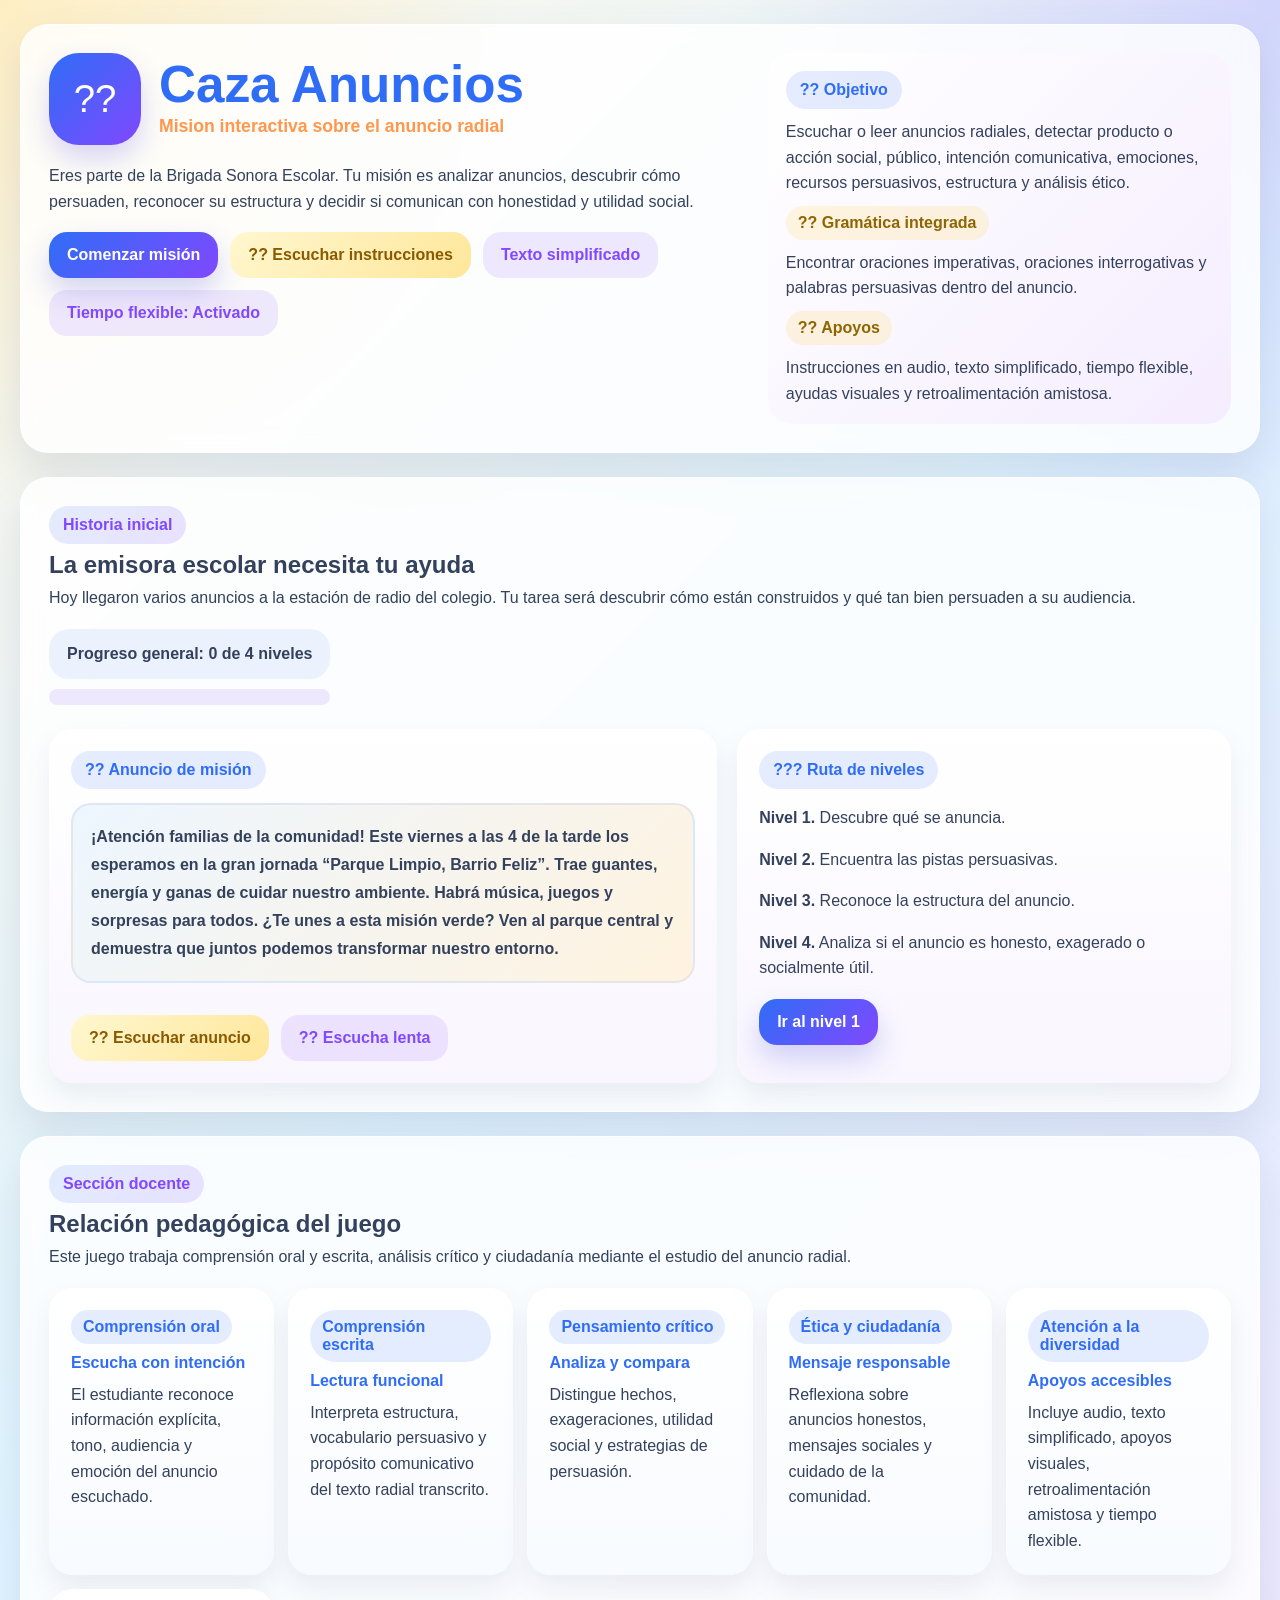
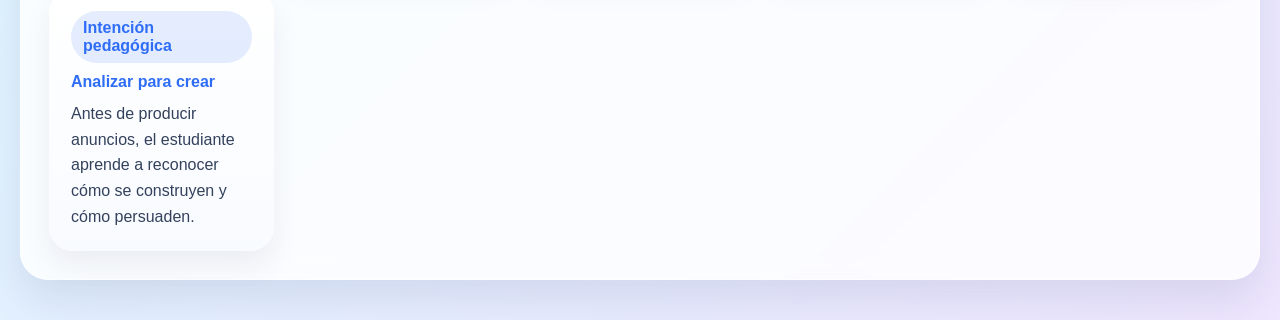
<file: caza-anuncios.html>
﻿<!DOCTYPE html>
<html lang="es">
<head>
  <meta charset="UTF-8">
  <meta name="viewport" content="width=device-width, initial-scale=1.0">
  <title>Caza Anuncios</title>
  <style>
    :root {
      --bg-1: #fef7ea;
      --bg-2: #dff4ff;
      --bg-3: #efe6ff;
      --blue: #2f6df6;
      --purple: #8148ff;
      --yellow: #ffd44d;
      --green: #2fc17f;
      --orange: #ff974d;
      --pink: #ff6fb7;
      --text: #33415c;
      --muted: #667694;
      --card: rgba(255, 255, 255, 0.82);
      --shadow: 0 20px 40px rgba(84, 99, 140, 0.15);
      --radius: 28px;
    }
    * { box-sizing: border-box; }
    body {
      margin: 0;
      font-family: "Trebuchet MS", "Segoe UI", sans-serif;
      color: var(--text);
      background:
        radial-gradient(circle at top left, rgba(255, 212, 77, 0.25), transparent 22%),
        radial-gradient(circle at top right, rgba(129, 72, 255, 0.18), transparent 24%),
        linear-gradient(135deg, var(--bg-1), var(--bg-2) 48%, var(--bg-3));
      min-height: 100vh;
    }
    .shell { width: min(1240px, calc(100% - 32px)); margin: 0 auto; padding: 24px 0 40px; }
    .hero,.screen,.teacher-panel {
      background: var(--card);
      backdrop-filter: blur(10px);
      border-radius: var(--radius);
      box-shadow: var(--shadow);
      border: 1px solid rgba(255, 255, 255, 0.6);
    }
    .hero { display: grid; grid-template-columns: 1.2fr 0.8fr; gap: 24px; padding: 28px; margin-bottom: 24px; }
    .brand { display: flex; gap: 18px; align-items: center; }
    .brand-badge {
      width: 92px; height: 92px; border-radius: 30px; background: linear-gradient(135deg, var(--blue), var(--purple));
      display: grid; place-items: center; color: white; font-size: 2.4rem; box-shadow: 0 14px 28px rgba(93, 89, 230, 0.24);
    }
    h1,h2,h3 { margin: 0; line-height: 1.05; }
    h1 { font-size: clamp(2.2rem, 4vw, 3.4rem); color: var(--blue); }
    .subtitle { margin-top: 10px; color: var(--orange); font-weight: 900; font-size: 1.1rem; }
    .hero-copy p,.mission-text,.helper { margin: 0; line-height: 1.6; }
    .mission-card { background: linear-gradient(135deg, #ffffff, #f5edff); border-radius: 24px; padding: 18px; display: grid; gap: 10px; align-content: start; }
    .mission-chip,.mini-chip,.tag { display: inline-flex; align-items: center; justify-content: center; gap: 8px; border-radius: 999px; font-weight: 800; }
    .mission-chip { width: fit-content; padding: 10px 14px; background: rgba(47, 109, 246, 0.12); color: var(--blue); }
    .toolbar { display: flex; gap: 12px; flex-wrap: wrap; margin-top: 18px; }
    button { border: none; font: inherit; cursor: pointer; }
    .primary-btn,.ghost-btn,.support-btn { padding: 14px 18px; border-radius: 18px; font-weight: 900; transition: transform 0.18s ease, box-shadow 0.18s ease, opacity 0.18s ease; }
    .primary-btn:hover,.ghost-btn:hover,.support-btn:hover,.choice:hover,.draggable:hover,.match-card:hover { transform: translateY(-2px); }
    .primary-btn { background: linear-gradient(135deg, var(--blue), var(--purple)); color: white; box-shadow: 0 14px 28px rgba(88, 92, 219, 0.25); }
    .ghost-btn { background: rgba(129, 72, 255, 0.12); color: var(--purple); }
    .support-btn { background: linear-gradient(135deg, #fff7cf, #ffe79a); color: #8a5900; }
    .screen { padding: 28px; display: none; gap: 24px; margin-bottom: 24px; }
    .screen.active { display: grid; }
    .topbar { display: flex; justify-content: space-between; gap: 18px; align-items: flex-start; flex-wrap: wrap; }
    .topbar-left { display: grid; gap: 8px; }
    .level-pill { width: fit-content; padding: 10px 14px; background: linear-gradient(135deg, rgba(47, 109, 246, 0.12), rgba(129, 72, 255, 0.16)); color: var(--purple); border-radius: 999px; font-weight: 900; }
    .progress-wrap { display: grid; gap: 10px; min-width: 260px; }
    .progress { width: 100%; height: 16px; background: rgba(129, 72, 255, 0.12); border-radius: 999px; overflow: hidden; }
    .progress > div { height: 100%; background: linear-gradient(90deg, var(--yellow), var(--orange), var(--purple)); width: 25%; transition: width 0.35s ease; }
    .info-grid { display: grid; grid-template-columns: 1.15fr 0.85fr; gap: 20px; }
    .announce-card,.task-card,.feedback-card,.teacher-card,.simplified-card {
      border-radius: 24px; padding: 22px; background: linear-gradient(180deg, #ffffff, #f9f6ff); box-shadow: 0 14px 26px rgba(96, 109, 149, 0.11);
    }
    .announce-card { display: grid; gap: 14px; }
    .announce-box {
      padding: 18px; border-radius: 20px; background: linear-gradient(135deg, #edf6ff, #fff3df);
      border: 2px solid rgba(47, 109, 246, 0.1); line-height: 1.75; font-weight: 700;
    }
    .choice-grid,.match-grid,.teacher-grid { display: grid; gap: 14px; }
    .choice-grid { grid-template-columns: repeat(auto-fit, minmax(220px, 1fr)); }
    .choice,.match-card,.draggable {
      border-radius: 22px; padding: 18px; background: white; box-shadow: 0 12px 20px rgba(101, 113, 160, 0.12);
      color: var(--text); font-weight: 800; line-height: 1.5; min-height: 104px; display: flex; align-items: center; justify-content: center; text-align: center;
    }
    .choice.selected,.match-card.selected {
      background: linear-gradient(135deg, #d2f3ff, #99dcff); color: #0f4d73;
      box-shadow: 0 0 0 4px rgba(255,255,255,0.95), 0 0 0 8px rgba(94, 195, 255, 0.34), 0 18px 28px rgba(72, 146, 204, 0.24);
      transform: translateY(-3px) scale(1.02);
    }
    .choice.correct,.match-card.correct,.drop-zone.correct { background: linear-gradient(135deg, #ddffe8, #87e1b0); color: #1d7347; }
    .choice.wrong,.match-card.wrong,.drop-zone.wrong { background: linear-gradient(135deg, #ffe7e7, #ffb2b2); color: #8e3d48; }
    .drag-layout { display: grid; grid-template-columns: 0.95fr 1.05fr; gap: 18px; align-items: start; }
    .bank,.drop-grid { display: grid; gap: 14px; }
    .bank { grid-template-columns: repeat(auto-fit, minmax(180px, 1fr)); padding: 18px; border-radius: 24px; background: linear-gradient(135deg, #eef7ff, #f6efff); }
    .draggable { min-height: 86px; cursor: grab; }
    .draggable.used { opacity: 0.45; pointer-events: none; }
    .drop-grid { grid-template-columns: repeat(2, minmax(0, 1fr)); }
    .drop-zone {
      min-height: 150px; border-radius: 24px; padding: 18px; border: 3px dashed rgba(129, 72, 255, 0.2);
      background: linear-gradient(180deg, #fff, #faf5ff); display: grid; gap: 12px; align-content: start; transition: transform 0.18s ease, border-color 0.18s ease;
    }
    .drop-zone h4 { color: var(--purple); margin: 0; }
    .drop-zone.active { transform: scale(1.01); border-color: rgba(47, 109, 246, 0.45); }
    .drop-content { min-height: 74px; display: grid; gap: 10px; }
    .mini-chip { padding: 8px 12px; background: rgba(255, 212, 77, 0.18); color: #8e6500; width: fit-content; }
    .feedback-card { display: grid; gap: 10px; }
    .feedback-card strong { color: var(--purple); font-size: 1.1rem; }
    .bottom-actions { display: flex; gap: 12px; justify-content: space-between; flex-wrap: wrap; align-items: center; }
    .result-box { padding: 16px 18px; border-radius: 20px; background: rgba(47, 109, 246, 0.08); font-weight: 800; }
    .textarea-box {
      width: 100%; min-height: 180px; border-radius: 20px; border: 2px solid rgba(129, 72, 255, 0.16);
      padding: 16px; resize: vertical; font: inherit; color: var(--text); line-height: 1.6;
    }
    .teacher-panel { padding: 28px; display: grid; gap: 18px; margin-top: 24px; }
    .teacher-grid { grid-template-columns: repeat(auto-fit, minmax(220px, 1fr)); }
    .teacher-card { background: linear-gradient(180deg, #fff, #f8fbff); }
    .teacher-card h4 { margin: 0 0 10px; color: var(--blue); }
    .tag { padding: 8px 12px; background: rgba(47, 109, 246, 0.12); color: var(--blue); width: fit-content; margin-bottom: 10px; }
    .hidden { display: none !important; }
    .simple-text .announce-box,.simple-text .helper,.simple-text .feedback-card,.simple-text .task-card { font-size: 1.05rem; }
    @media (max-width: 980px) { .hero,.info-grid,.drag-layout { grid-template-columns: 1fr; } }
    @media (max-width: 720px) {
      .shell { width: min(100% - 20px, 100%); padding-top: 14px; }
      .hero,.screen,.teacher-panel { padding: 18px; border-radius: 22px; }
      .choice-grid,.drop-grid { grid-template-columns: 1fr; }
      .bottom-actions { flex-direction: column; align-items: stretch; }
      .primary-btn,.ghost-btn,.support-btn { width: 100%; }
    }
  </style>
</head>
<body>
  <main class="shell" id="appRoot">
    <section class="hero">
      <div class="hero-copy">
        <div class="brand">
          <div class="brand-badge">??</div>
          <div>
            <h1>Caza Anuncios</h1>
            <p class="subtitle">Mision interactiva sobre el anuncio radial</p>
          </div>
        </div>
        <p class="mission-text" style="margin-top:18px;">
          Eres parte de la Brigada Sonora Escolar. Tu misión es analizar anuncios, descubrir cómo persuaden,
          reconocer su estructura y decidir si comunican con honestidad y utilidad social.
        </p>
        <div class="toolbar">
          <button class="primary-btn" id="startMission">Comenzar misión</button>
          <button class="support-btn" id="speakMission">?? Escuchar instrucciones</button>
          <button class="ghost-btn" id="toggleSimple">Texto simplificado</button>
          <button class="ghost-btn" id="toggleTimer">Tiempo flexible: Activado</button>
        </div>
      </div>
      <article class="mission-card">
        <span class="mission-chip">?? Objetivo</span>
        <p class="helper">
          Escuchar o leer anuncios radiales, detectar producto o acción social, público, intención comunicativa,
          emociones, recursos persuasivos, estructura y análisis ético.
        </p>
        <span class="mini-chip">?? Gramática integrada</span>
        <p class="helper">
          Encontrar oraciones imperativas, oraciones interrogativas y palabras persuasivas dentro del anuncio.
        </p>
        <span class="mini-chip">?? Apoyos</span>
        <p class="helper">
          Instrucciones en audio, texto simplificado, tiempo flexible, ayudas visuales y retroalimentación amistosa.
        </p>
      </article>
    </section>

    <section class="screen active" id="screen-intro">
      <div class="topbar">
        <div class="topbar-left">
          <span class="level-pill">Historia inicial</span>
          <h2>La emisora escolar necesita tu ayuda</h2>
          <p class="helper">
            Hoy llegaron varios anuncios a la estación de radio del colegio. Tu tarea será descubrir cómo están construidos
            y qué tan bien persuaden a su audiencia.
          </p>
        </div>
        <div class="progress-wrap">
          <div class="result-box">Progreso general: 0 de 4 niveles</div>
          <div class="progress"><div id="globalProgress"></div></div>
        </div>
      </div>
      <div class="info-grid">
        <article class="announce-card">
          <span class="mission-chip">?? Anuncio de misión</span>
          <div class="announce-box" id="mainAnnouncement">
            ¡Atención familias de la comunidad! Este viernes a las 4 de la tarde los esperamos en la gran jornada
            “Parque Limpio, Barrio Feliz”. Trae guantes, energía y ganas de cuidar nuestro ambiente. Habrá música,
            juegos y sorpresas para todos. ¿Te unes a esta misión verde? Ven al parque central y demuestra que juntos
            podemos transformar nuestro entorno.
          </div>
          <div class="toolbar">
            <button class="support-btn" id="readAnnouncement">?? Escuchar anuncio</button>
            <button class="ghost-btn" id="readSlowAnnouncement">?? Escucha lenta</button>
          </div>
        </article>
        <article class="task-card">
          <span class="mission-chip">??? Ruta de niveles</span>
          <div class="helper">
            <p><strong>Nivel 1.</strong> Descubre qué se anuncia.</p>
            <p><strong>Nivel 2.</strong> Encuentra las pistas persuasivas.</p>
            <p><strong>Nivel 3.</strong> Reconoce la estructura del anuncio.</p>
            <p><strong>Nivel 4.</strong> Analiza si el anuncio es honesto, exagerado o socialmente útil.</p>
          </div>
          <div class="bottom-actions" style="margin-top:18px;">
            <button class="primary-btn" data-go="1">Ir al nivel 1</button>
          </div>
        </article>
      </div>
    </section>
    <section class="screen" id="screen-1">
      <div class="topbar">
        <div class="topbar-left">
          <span class="level-pill">Nivel 1</span>
          <h2>Descubre qué se anuncia</h2>
          <p class="helper">Lee el anuncio y marca todas las respuestas correctas sobre qué se anuncia y a quién va dirigido.</p>
        </div>
        <div class="progress-wrap">
          <div class="result-box">Nivel 1 de 4</div>
          <div class="progress"><div style="width:25%"></div></div>
        </div>
      </div>
      <div class="info-grid">
        <article class="announce-card">
          <span class="mission-chip">?? Zona de escucha y lectura</span>
          <div class="announce-box" id="announcementLevel1"></div>
          <div class="toolbar">
            <button class="support-btn speak-screen" data-text-target="announcementLevel1">?? Escuchar instrucciones</button>
          </div>
        </article>
        <article class="task-card">
          <span class="mission-chip">?? Selección múltiple</span>
          <div class="choice-grid" id="level1Choices"></div>
        </article>
      </div>
      <article class="feedback-card" id="feedback1">
        <strong>Retroalimentación amigable</strong>
        <p class="helper">Selecciona varias tarjetas. Debes encontrar las ideas que sí corresponden al anuncio.</p>
      </article>
      <div class="bottom-actions">
        <button class="ghost-btn" data-back="intro">Volver</button>
        <button class="primary-btn" id="checkLevel1">Verificar nivel 1</button>
      </div>
    </section>

    <section class="screen" id="screen-2">
      <div class="topbar">
        <div class="topbar-left">
          <span class="level-pill">Nivel 2</span>
          <h2>Encuentra las pistas persuasivas</h2>
          <p class="helper">Selecciona recursos persuasivos y reconoce gramática dentro del anuncio.</p>
        </div>
        <div class="progress-wrap">
          <div class="result-box">Nivel 2 de 4</div>
          <div class="progress"><div style="width:50%"></div></div>
        </div>
      </div>
      <div class="info-grid">
        <article class="task-card">
          <span class="mission-chip">? Pistas persuasivas</span>
          <div class="choice-grid" id="level2Choices"></div>
        </article>
        <article class="task-card">
          <span class="mission-chip">?? Gramática integrada</span>
          <div class="choice-grid" id="grammarChoices"></div>
        </article>
      </div>
      <article class="feedback-card" id="feedback2">
        <strong>Retroalimentación amigable</strong>
        <p class="helper">Busca palabras que invitan a actuar, preguntas que llaman la atención y expresiones emocionales.</p>
      </article>
      <div class="bottom-actions">
        <button class="ghost-btn" data-back="1">Volver al nivel 1</button>
        <button class="primary-btn" id="checkLevel2">Verificar nivel 2</button>
      </div>
    </section>

    <section class="screen" id="screen-3">
      <div class="topbar">
        <div class="topbar-left">
          <span class="level-pill">Nivel 3</span>
          <h2>Reconoce la estructura del anuncio</h2>
          <p class="helper">Arrastra cada fragmento a la parte correcta de la estructura: llamada, presentación, argumentación e implicación.</p>
        </div>
        <div class="progress-wrap">
          <div class="result-box">Nivel 3 de 4</div>
          <div class="progress"><div style="width:75%"></div></div>
        </div>
      </div>
      <div class="drag-layout">
        <article class="task-card">
          <span class="mission-chip">?? Banco de fragmentos</span>
          <div class="bank" id="fragmentBank"></div>
        </article>
        <article class="task-card">
          <span class="mission-chip">?? Estructura del anuncio</span>
          <div class="drop-grid" id="dropGrid"></div>
        </article>
      </div>
      <article class="feedback-card" id="feedback3">
        <strong>Retroalimentación amigable</strong>
        <p class="helper">Piensa así: primero llama la atención, luego presenta, después argumenta y finalmente implica al público.</p>
      </article>
      <div class="bottom-actions">
        <button class="ghost-btn" data-back="2">Volver al nivel 2</button>
        <button class="primary-btn" id="checkLevel3">Verificar nivel 3</button>
      </div>
    </section>

    <section class="screen" id="screen-4">
      <div class="topbar">
        <div class="topbar-left">
          <span class="level-pill">Nivel 4</span>
          <h2>Analiza el anuncio</h2>
          <p class="helper">Decide si el anuncio es honesto, exagerado o socialmente útil, y luego explica por qué persuade.</p>
        </div>
        <div class="progress-wrap">
          <div class="result-box">Nivel 4 de 4</div>
          <div class="progress"><div style="width:100%"></div></div>
        </div>
      </div>
      <div class="info-grid">
        <article class="task-card">
          <span class="mission-chip">?? Análisis crítico</span>
          <div class="match-grid" id="level4Choices"></div>
        </article>
        <article class="task-card">
          <span class="mission-chip">??? Misión final</span>
          <p class="helper">
            Escribe por qué este anuncio persuade. Puedes mencionar emociones, recursos persuasivos, público e intención comunicativa.
          </p>
          <textarea class="textarea-box" id="finalReflection" placeholder="Escribe aquí tu justificación..."></textarea>
          <div class="toolbar">
            <button class="support-btn" id="speakReflectionPrompt">?? Escuchar la misión final</button>
          </div>
        </article>
      </div>
      <article class="feedback-card" id="feedback4">
        <strong>Retroalimentación amigable</strong>
        <p class="helper">Un buen análisis no solo dice si el anuncio gusta o no; también explica cómo intenta convencer.</p>
      </article>
      <div class="bottom-actions">
        <button class="ghost-btn" data-back="3">Volver al nivel 3</button>
        <button class="primary-btn" id="finishMission">Finalizar misión</button>
      </div>
    </section>

    <section class="teacher-panel">
      <div class="topbar">
        <div class="topbar-left">
          <span class="level-pill">Sección docente</span>
          <h2>Relación pedagógica del juego</h2>
          <p class="helper">
            Este juego trabaja comprensión oral y escrita, análisis crítico y ciudadanía mediante el estudio del anuncio radial.
          </p>
        </div>
      </div>
      <div class="teacher-grid">
        <article class="teacher-card">
          <span class="tag">Comprensión oral</span>
          <h4>Escucha con intención</h4>
          <p class="helper">El estudiante reconoce información explícita, tono, audiencia y emoción del anuncio escuchado.</p>
        </article>
        <article class="teacher-card">
          <span class="tag">Comprensión escrita</span>
          <h4>Lectura funcional</h4>
          <p class="helper">Interpreta estructura, vocabulario persuasivo y propósito comunicativo del texto radial transcrito.</p>
        </article>
        <article class="teacher-card">
          <span class="tag">Pensamiento crítico</span>
          <h4>Analiza y compara</h4>
          <p class="helper">Distingue hechos, exageraciones, utilidad social y estrategias de persuasión.</p>
        </article>
        <article class="teacher-card">
          <span class="tag">Ética y ciudadanía</span>
          <h4>Mensaje responsable</h4>
          <p class="helper">Reflexiona sobre anuncios honestos, mensajes sociales y cuidado de la comunidad.</p>
        </article>
        <article class="teacher-card">
          <span class="tag">Atención a la diversidad</span>
          <h4>Apoyos accesibles</h4>
          <p class="helper">Incluye audio, texto simplificado, apoyos visuales, retroalimentación amistosa y tiempo flexible.</p>
        </article>
        <article class="teacher-card">
          <span class="tag">Intención pedagógica</span>
          <h4>Analizar para crear</h4>
          <p class="helper">Antes de producir anuncios, el estudiante aprende a reconocer cómo se construyen y cómo persuaden.</p>
        </article>
      </div>
    </section>
  </main>

  <script>
    const announcementText = "Atención familias de la comunidad: este viernes a las 4 de la tarde los esperamos en la gran jornada Parque Limpio, Barrio Feliz. Trae guantes, energía y ganas de cuidar nuestro ambiente. Habrá música, juegos y sorpresas para todos. ¿Te unes a esta misión verde? Ven al parque central y demuestra que juntos podemos transformar nuestro entorno.";
    const state = { simple: false, flexibleTime: true, level1: new Set(), level2a: new Set(), level2b: new Set(), level3: {}, level4: null, finishedLevels: 0 };
    const level1Correct = new Set([
      "Se anuncia una jornada comunitaria de limpieza.",
      "El anuncio va dirigido a familias y personas de la comunidad.",
      "La intención es invitar a participar en una acción social.",
      "Transmite entusiasmo y compromiso con el ambiente."
    ]);
    const level2PersuasiveCorrect = new Set([
      "¿Te unes a esta misión verde?",
      "Trae guantes, energía y ganas de cuidar nuestro ambiente.",
      "Habrá música, juegos y sorpresas para todos.",
      "Demuestra que juntos podemos transformar nuestro entorno."
    ]);
    const level2GrammarCorrect = new Set([
      "Trae guantes, energía y ganas de cuidar nuestro ambiente. ? Imperativa",
      "¿Te unes a esta misión verde? ? Interrogativa",
      "sorpresas / juntos / transformar ? Palabras persuasivas"
    ]);
    const structureCorrect = {
      "¿Te unes a esta misión verde?": "Llamada",
      "Este viernes a las 4 de la tarde los esperamos en la gran jornada Parque Limpio, Barrio Feliz.": "Presentación",
      "Habrá música, juegos y sorpresas para todos.": "Argumentación",
      "Ven al parque central y demuestra que juntos podemos transformar nuestro entorno.": "Implicación"
    };
    const level4Correct = "Es socialmente útil";
    const screens = { intro: document.getElementById("screen-intro"), 1: document.getElementById("screen-1"), 2: document.getElementById("screen-2"), 3: document.getElementById("screen-3"), 4: document.getElementById("screen-4") };
    function init() {
      document.getElementById("announcementLevel1").textContent = announcementText;
      renderLevel1Choices();
      renderLevel2Choices();
      renderGrammarChoices();
      renderLevel3Board();
      renderLevel4Choices();
      bindGlobalActions();
      updateProgress(0);
    }

    function bindGlobalActions() {
      document.getElementById("startMission").onclick = () => showScreen("intro");
      document.querySelector('[data-go="1"]').onclick = () => showScreen("1");
      document.getElementById("speakMission").onclick = () => speak("Escucha con atención. Tu misión es analizar anuncios radiales, descubrir cómo persuaden y decidir si son útiles y honestos.");
      document.getElementById("readAnnouncement").onclick = () => speak(announcementText);
      document.getElementById("readSlowAnnouncement").onclick = () => speak(announcementText, 0.82);
      document.getElementById("toggleSimple").onclick = toggleSimpleText;
      document.getElementById("toggleTimer").onclick = toggleTimer;
      document.getElementById("speakReflectionPrompt").onclick = () => speak("Explica por qué este anuncio persuade. Puedes hablar sobre emociones, intención comunicativa, público y recursos persuasivos.");
      document.querySelectorAll(".speak-screen").forEach((button) => {
        button.onclick = () => {
          const target = document.getElementById(button.dataset.textTarget);
          speak(target.textContent);
        };
      });
      document.querySelectorAll("[data-back]").forEach((button) => {
        button.onclick = () => showScreen(button.dataset.back);
      });
      document.getElementById("checkLevel1").onclick = checkLevel1;
      document.getElementById("checkLevel2").onclick = checkLevel2;
      document.getElementById("checkLevel3").onclick = checkLevel3;
      document.getElementById("finishMission").onclick = finishMission;
    }

    function showScreen(key) {
      Object.values(screens).forEach((screen) => screen.classList.remove("active"));
      screens[key].classList.add("active");
      window.scrollTo({ top: 0, behavior: "smooth" });
    }

    function updateProgress(level) { document.getElementById("globalProgress").style.width = `${level * 25}%`; }
    function markFinished(level) { if (state.finishedLevels < level) state.finishedLevels = level; updateProgress(state.finishedLevels); }

    function toggleSimpleText() {
      state.simple = !state.simple;
      document.getElementById("appRoot").classList.toggle("simple-text", state.simple);
      document.getElementById("toggleSimple").textContent = state.simple ? "Texto simplificado: Activado" : "Texto simplificado";
      const simpleAnnouncement = state.simple
        ? "Este anuncio invita a las familias a limpiar el parque el viernes a las 4. Quiere motivar a la comunidad a cuidar el ambiente."
        : announcementText;
      document.getElementById("announcementLevel1").textContent = simpleAnnouncement;
      document.getElementById("mainAnnouncement").textContent = simpleAnnouncement;
    }

    function toggleTimer() {
      state.flexibleTime = !state.flexibleTime;
      document.getElementById("toggleTimer").textContent = `Tiempo flexible: ${state.flexibleTime ? "Activado" : "Desactivado"}`;
    }

    function renderLevel1Choices() {
      const choices = [
        "Se anuncia una jornada comunitaria de limpieza.",
        "Se vende un juguete nuevo.",
        "El anuncio va dirigido a familias y personas de la comunidad.",
        "La intención es invitar a participar en una acción social.",
        "Transmite entusiasmo y compromiso con el ambiente.",
        "El texto habla de una receta de cocina."
      ];
      renderSelectableCards("level1Choices", choices, state.level1);
    }

    function renderLevel2Choices() {
      const choices = [
        "¿Te unes a esta misión verde?",
        "Trae guantes, energía y ganas de cuidar nuestro ambiente.",
        "Habrá música, juegos y sorpresas para todos.",
        "Demuestra que juntos podemos transformar nuestro entorno.",
        "Este viernes a las 4 de la tarde.",
        "Parque central."
      ];
      renderSelectableCards("level2Choices", choices, state.level2a);
    }

    function renderGrammarChoices() {
      const choices = [
        "Trae guantes, energía y ganas de cuidar nuestro ambiente. ? Imperativa",
        "¿Te unes a esta misión verde? ? Interrogativa",
        "sorpresas / juntos / transformar ? Palabras persuasivas",
        "Parque central. ? Imperativa",
        "Este viernes a las 4 de la tarde. ? Interrogativa",
        "familias / parque / viernes ? Palabras persuasivas"
      ];
      renderSelectableCards("grammarChoices", choices, state.level2b);
    }

    function renderSelectableCards(containerId, choices, currentSet) {
      const container = document.getElementById(containerId);
      container.innerHTML = choices.map((choice) => `
        <button class="choice ${currentSet.has(choice) ? "selected" : ""}" data-group="${containerId}" data-value="${escapeHtml(choice)}" type="button">
          ${choice}
        </button>
      `).join("");
      container.querySelectorAll(".choice").forEach((card) => {
        card.onclick = () => {
          const value = card.dataset.value;
          if (containerId === "level4Choices") {
            state.level4 = value;
            renderLevel4Choices();
            return;
          }
          if (currentSet.has(value)) currentSet.delete(value); else currentSet.add(value);
          renderSelectableCards(containerId, choices, currentSet);
        };
      });
    }

    function renderLevel3Board() {
      const fragments = Object.keys(structureCorrect);
      const bank = document.getElementById("fragmentBank");
      const dropGrid = document.getElementById("dropGrid");
      const zones = ["Llamada", "Presentación", "Argumentación", "Implicación"];
      bank.innerHTML = fragments.map((fragment) => `
        <div class="draggable ${isFragmentUsed(fragment) ? "used" : ""}" draggable="${!isFragmentUsed(fragment)}" data-fragment="${escapeHtml(fragment)}">
          ${fragment}
        </div>
      `).join("");
      dropGrid.innerHTML = zones.map((zone) => `
        <div class="drop-zone" data-zone="${zone}">
          <h4>${zone}</h4>
          <div class="drop-content">${state.level3[zone] ? `<div class="draggable used">${state.level3[zone]}</div>` : ""}</div>
        </div>
      `).join("");
      bank.querySelectorAll(".draggable:not(.used)").forEach((item) => {
        item.addEventListener("dragstart", (event) => {
          event.dataTransfer.setData("text/plain", item.dataset.fragment);
        });
      });
      dropGrid.querySelectorAll(".drop-zone").forEach((zone) => {
        zone.addEventListener("dragover", (event) => { event.preventDefault(); zone.classList.add("active"); });
        zone.addEventListener("dragleave", () => zone.classList.remove("active"));
        zone.addEventListener("drop", (event) => {
          event.preventDefault();
          zone.classList.remove("active");
          const fragment = event.dataTransfer.getData("text/plain");
          state.level3[zone.dataset.zone] = fragment;
          renderLevel3Board();
        });
      });
    }

    function isFragmentUsed(fragment) { return Object.values(state.level3).includes(fragment); }

    function renderLevel4Choices() {
      const choices = ["Es honesto", "Es exagerado", "Es socialmente útil", "No tiene ninguna intención"];
      const container = document.getElementById("level4Choices");
      container.innerHTML = choices.map((choice) => `
        <button class="match-card ${state.level4 === choice ? "selected" : ""}" data-value="${choice}" type="button">
          ${choice}
        </button>
      `).join("");
      container.querySelectorAll(".match-card").forEach((card) => {
        card.onclick = () => {
          state.level4 = card.dataset.value;
          renderLevel4Choices();
        };
      });
    }

    function checkLevel1() {
      const selected = state.level1;
      const cards = document.querySelectorAll("#level1Choices .choice");
      let correctCount = 0;
      cards.forEach((card) => {
        const value = card.dataset.value;
        card.classList.remove("correct", "wrong");
        if (selected.has(value) && level1Correct.has(value)) { card.classList.add("correct"); correctCount += 1; }
        else if (selected.has(value) && !level1Correct.has(value)) card.classList.add("wrong");
      });
      const feedback = document.getElementById("feedback1");
      if (correctCount === level1Correct.size && selected.size === level1Correct.size) {
        feedback.innerHTML = `<strong>¡Excelente!</strong><p class="helper">Descubriste correctamente qué se anuncia, a quién va dirigido y qué emoción comunica.</p>`;
        markFinished(1);
        setTimeout(() => showScreen("2"), 650);
      } else {
        feedback.innerHTML = `<strong>Vas bien</strong><p class="helper">Piensa en tres pistas: qué acción social se propone, quién debe participar y qué emoción transmite el mensaje.</p>`;
      }
    }

    function checkLevel2() {
      const persuasiveOk = compareSets(state.level2a, level2PersuasiveCorrect);
      const grammarOk = compareSets(state.level2b, level2GrammarCorrect);
      paintSetResult("#level2Choices .choice", level2PersuasiveCorrect);
      paintSetResult("#grammarChoices .choice", level2GrammarCorrect);
      const feedback = document.getElementById("feedback2");
      if (persuasiveOk && grammarOk) {
        feedback.innerHTML = `<strong>¡Muy bien!</strong><p class="helper">Reconociste recursos persuasivos, oraciones imperativas, interrogativas y vocabulario que busca convencer.</p>`;
        markFinished(2);
        setTimeout(() => showScreen("3"), 650);
      } else {
        feedback.innerHTML = `<strong>Sigue analizando</strong><p class="helper">Busca frases que invitan a actuar, preguntas que atrapan la atención y palabras que generan entusiasmo.</p>`;
      }
    }

    function checkLevel3() {
      const zones = document.querySelectorAll(".drop-zone");
      let correct = 0;
      zones.forEach((zone) => {
        const zoneName = zone.dataset.zone;
        zone.classList.remove("correct", "wrong");
        if (state.level3[zoneName] && structureCorrect[state.level3[zoneName]] === zoneName) {
          zone.classList.add("correct");
          correct += 1;
        } else {
          zone.classList.add("wrong");
        }
      });
      const feedback = document.getElementById("feedback3");
      if (correct === 4) {
        feedback.innerHTML = `<strong>¡Genial!</strong><p class="helper">Reconociste la estructura del anuncio: llamada, presentación, argumentación e implicación.</p>`;
        markFinished(3);
        setTimeout(() => showScreen("4"), 650);
      } else {
        feedback.innerHTML = `<strong>Revisa el orden de las funciones</strong><p class="helper">La llamada atrae, la presentación informa qué es, la argumentación convence y la implicación invita a actuar.</p>`;
      }
    }

    function finishMission() {
      renderLevel4Choices();
      const cards = document.querySelectorAll("#level4Choices .match-card");
      cards.forEach((card) => {
        card.classList.remove("correct", "wrong");
        if (card.dataset.value === level4Correct && state.level4 === level4Correct) card.classList.add("correct");
        else if (card.dataset.value === state.level4 && state.level4 !== level4Correct) card.classList.add("wrong");
      });
      const reflection = document.getElementById("finalReflection").value.trim();
      const feedback = document.getElementById("feedback4");
      if (state.level4 === level4Correct && reflection.length > 24) {
        feedback.innerHTML = `<strong>¡Misión completada!</strong><p class="helper">Analizaste el anuncio con pensamiento crítico y justificaste cómo persuade. Tu observación muestra comprensión oral, escrita y ética ciudadana.</p>`;
        markFinished(4);
        updateProgress(4);
      } else if (state.level4 !== level4Correct) {
        feedback.innerHTML = `<strong>Vuelve a pensar</strong><p class="helper">Este anuncio busca una acción comunitaria positiva y útil para la sociedad. Revisa si comunica una invitación responsable.</p>`;
      } else {
        feedback.innerHTML = `<strong>Buen análisis inicial</strong><p class="helper">Ahora escribe un poco más: explica qué emociones genera, a quién quiere convencer y qué recursos persuasivos usa.</p>`;
      }
    }

    function paintSetResult(selector, correctSet) {
      document.querySelectorAll(selector).forEach((card) => {
        const value = card.dataset.value;
        card.classList.remove("correct", "wrong");
        const parentId = card.parentElement.id;
        const selectedSet = parentId === "level2Choices" ? state.level2a : state.level2b;
        if (selectedSet.has(value) && correctSet.has(value)) card.classList.add("correct");
        else if (selectedSet.has(value) && !correctSet.has(value)) card.classList.add("wrong");
      });
    }

    function compareSets(selected, correct) {
      if (selected.size !== correct.size) return false;
      for (const item of selected) { if (!correct.has(item)) return false; }
      return true;
    }

    function speak(text, rate = 1) {
      if (!("speechSynthesis" in window)) return;
      const utterance = new SpeechSynthesisUtterance(text);
      utterance.lang = "es-DO";
      utterance.rate = rate;
      window.speechSynthesis.cancel();
      window.speechSynthesis.speak(utterance);
    }

    function escapeHtml(text) {
      return String(text)
        .replaceAll("&", "&amp;")
        .replaceAll("<", "&lt;")
        .replaceAll(">", "&gt;")
        .replaceAll('"', "&quot;")
        .replaceAll("'", "&#039;");
    }

    init();
  </script>
</body>
</html>
</file>
